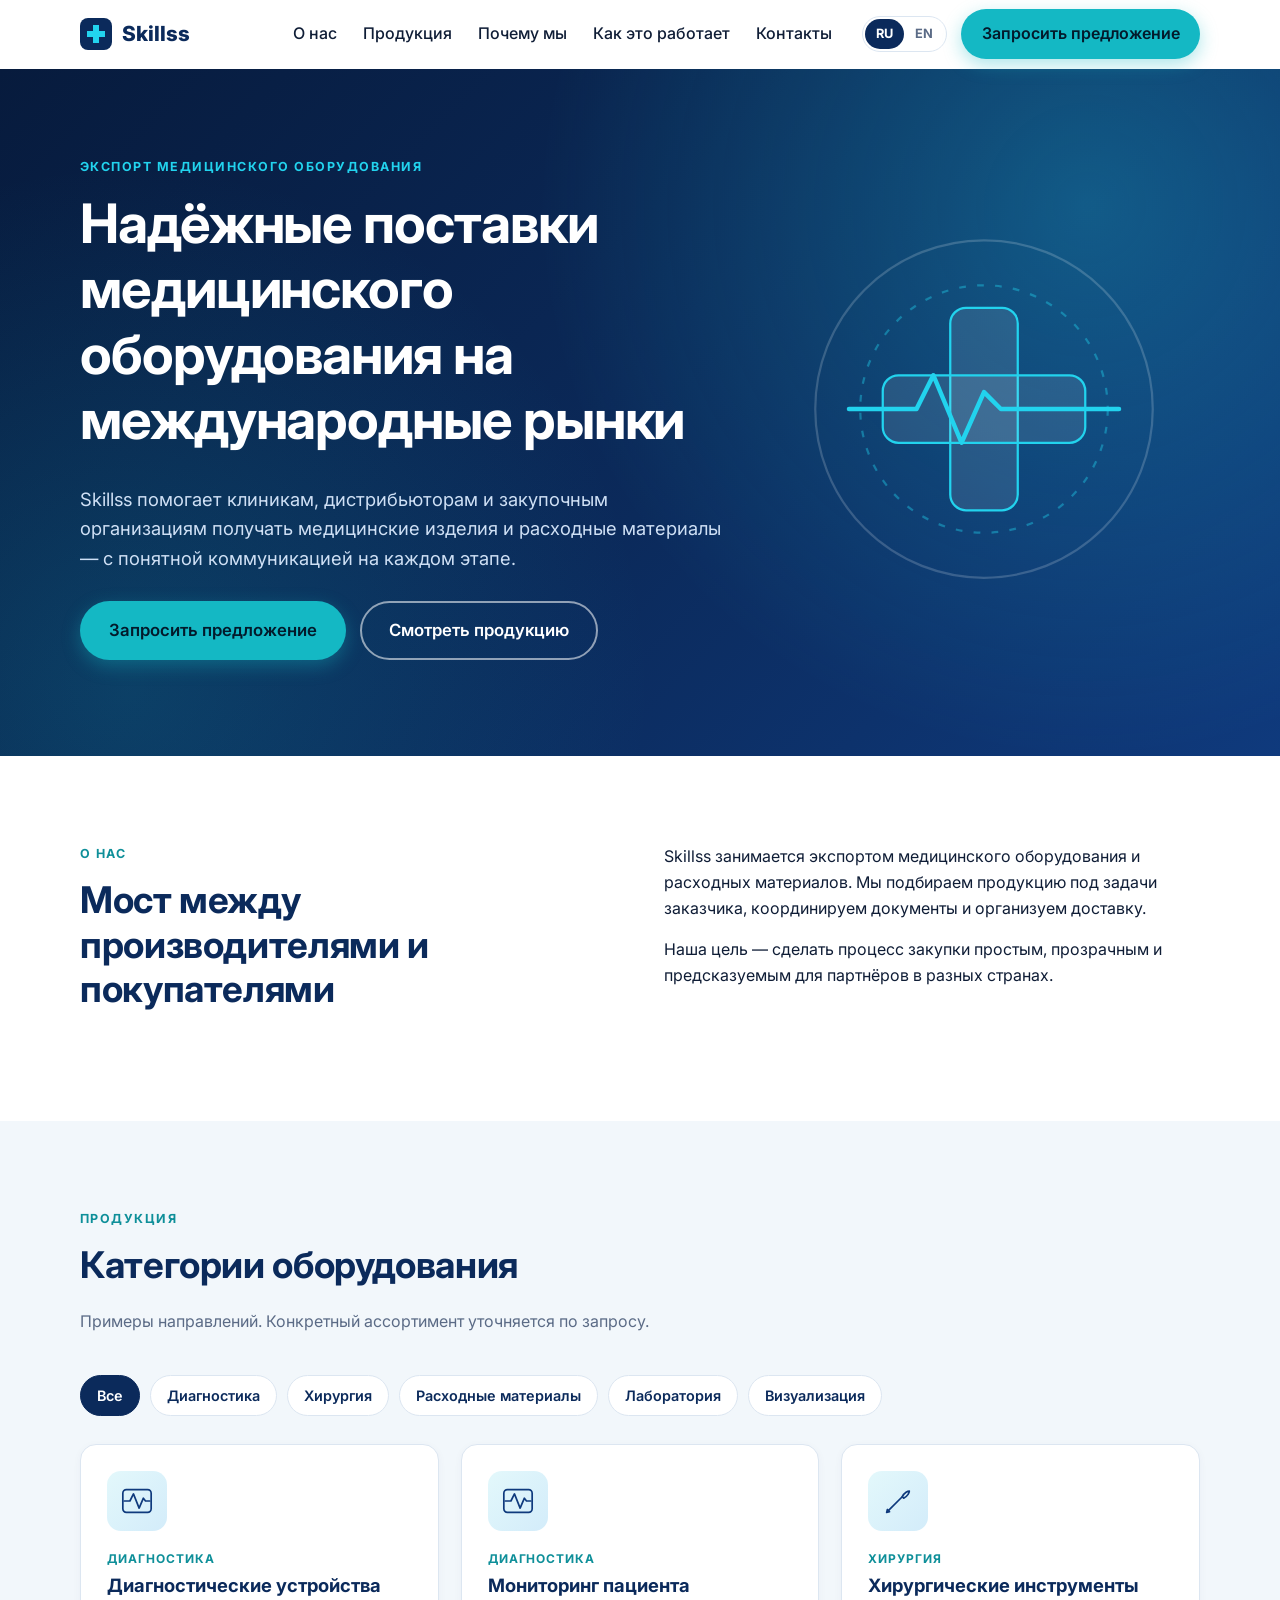
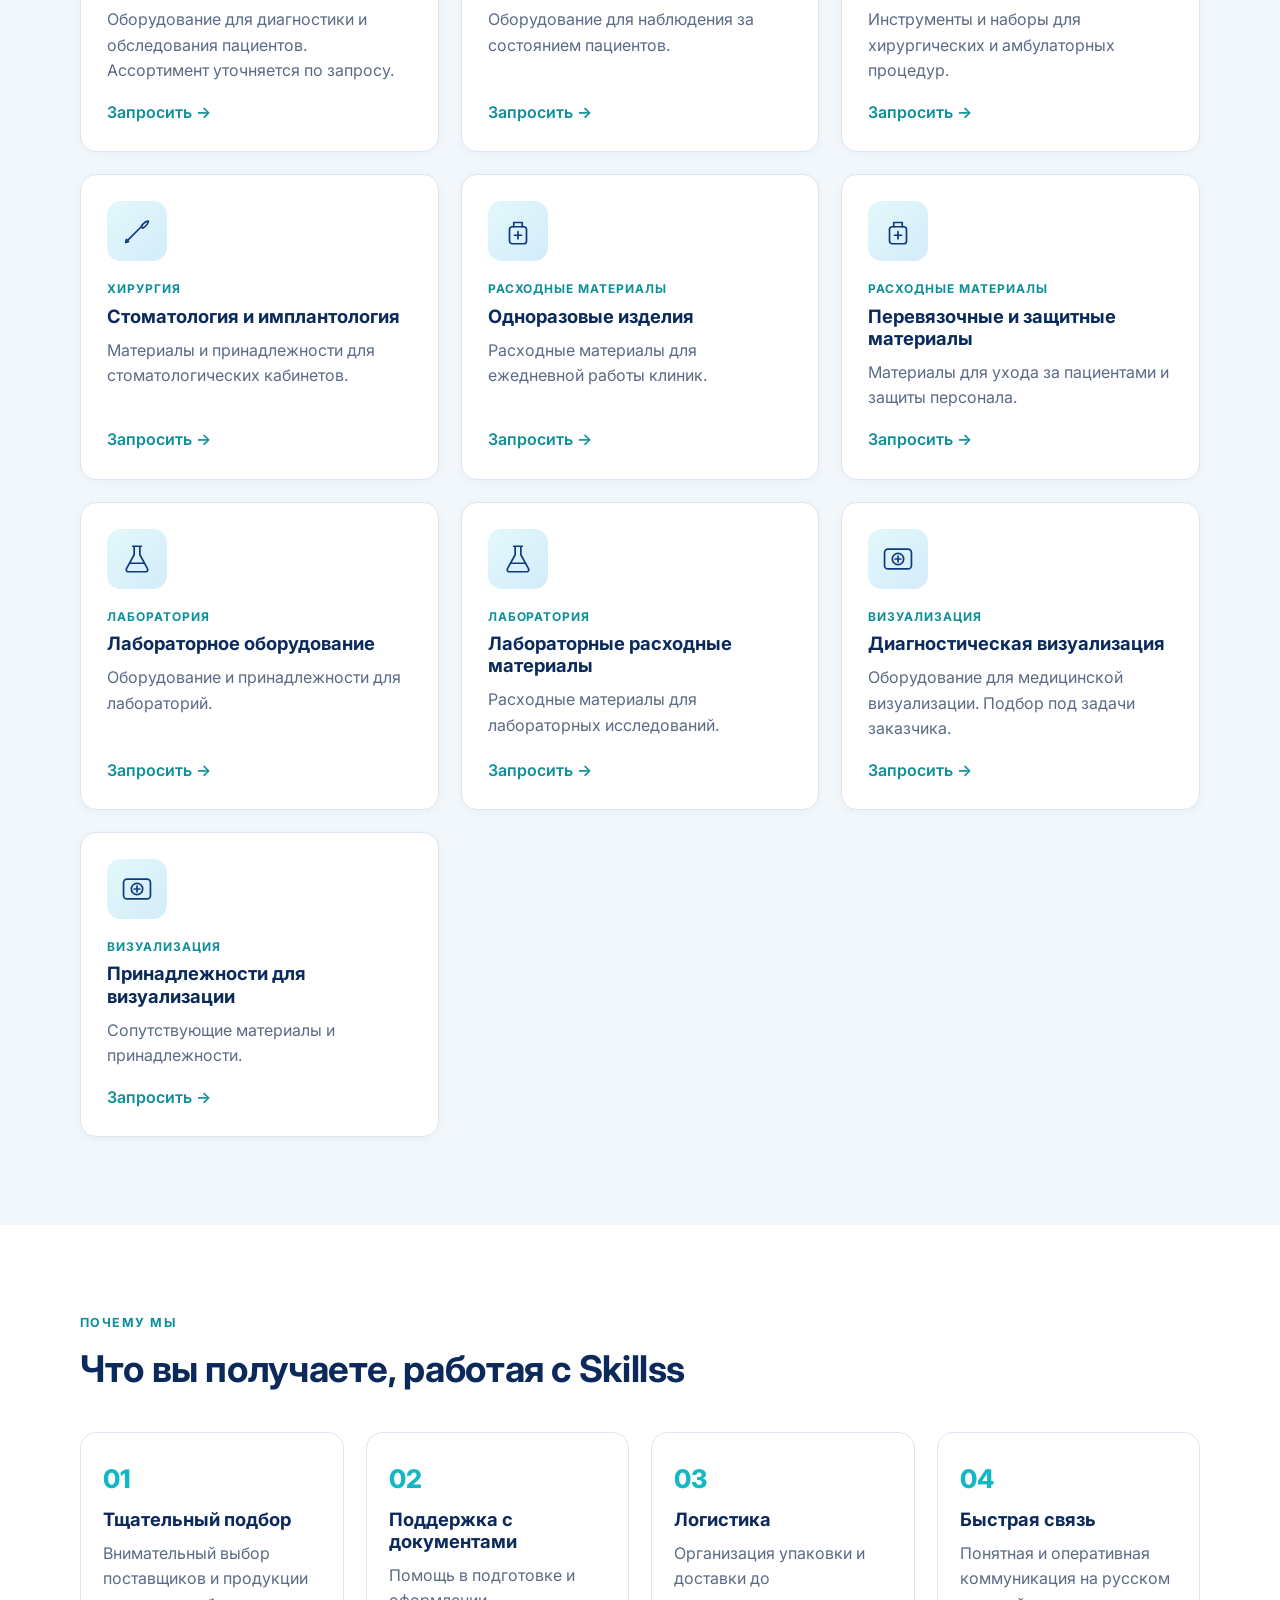
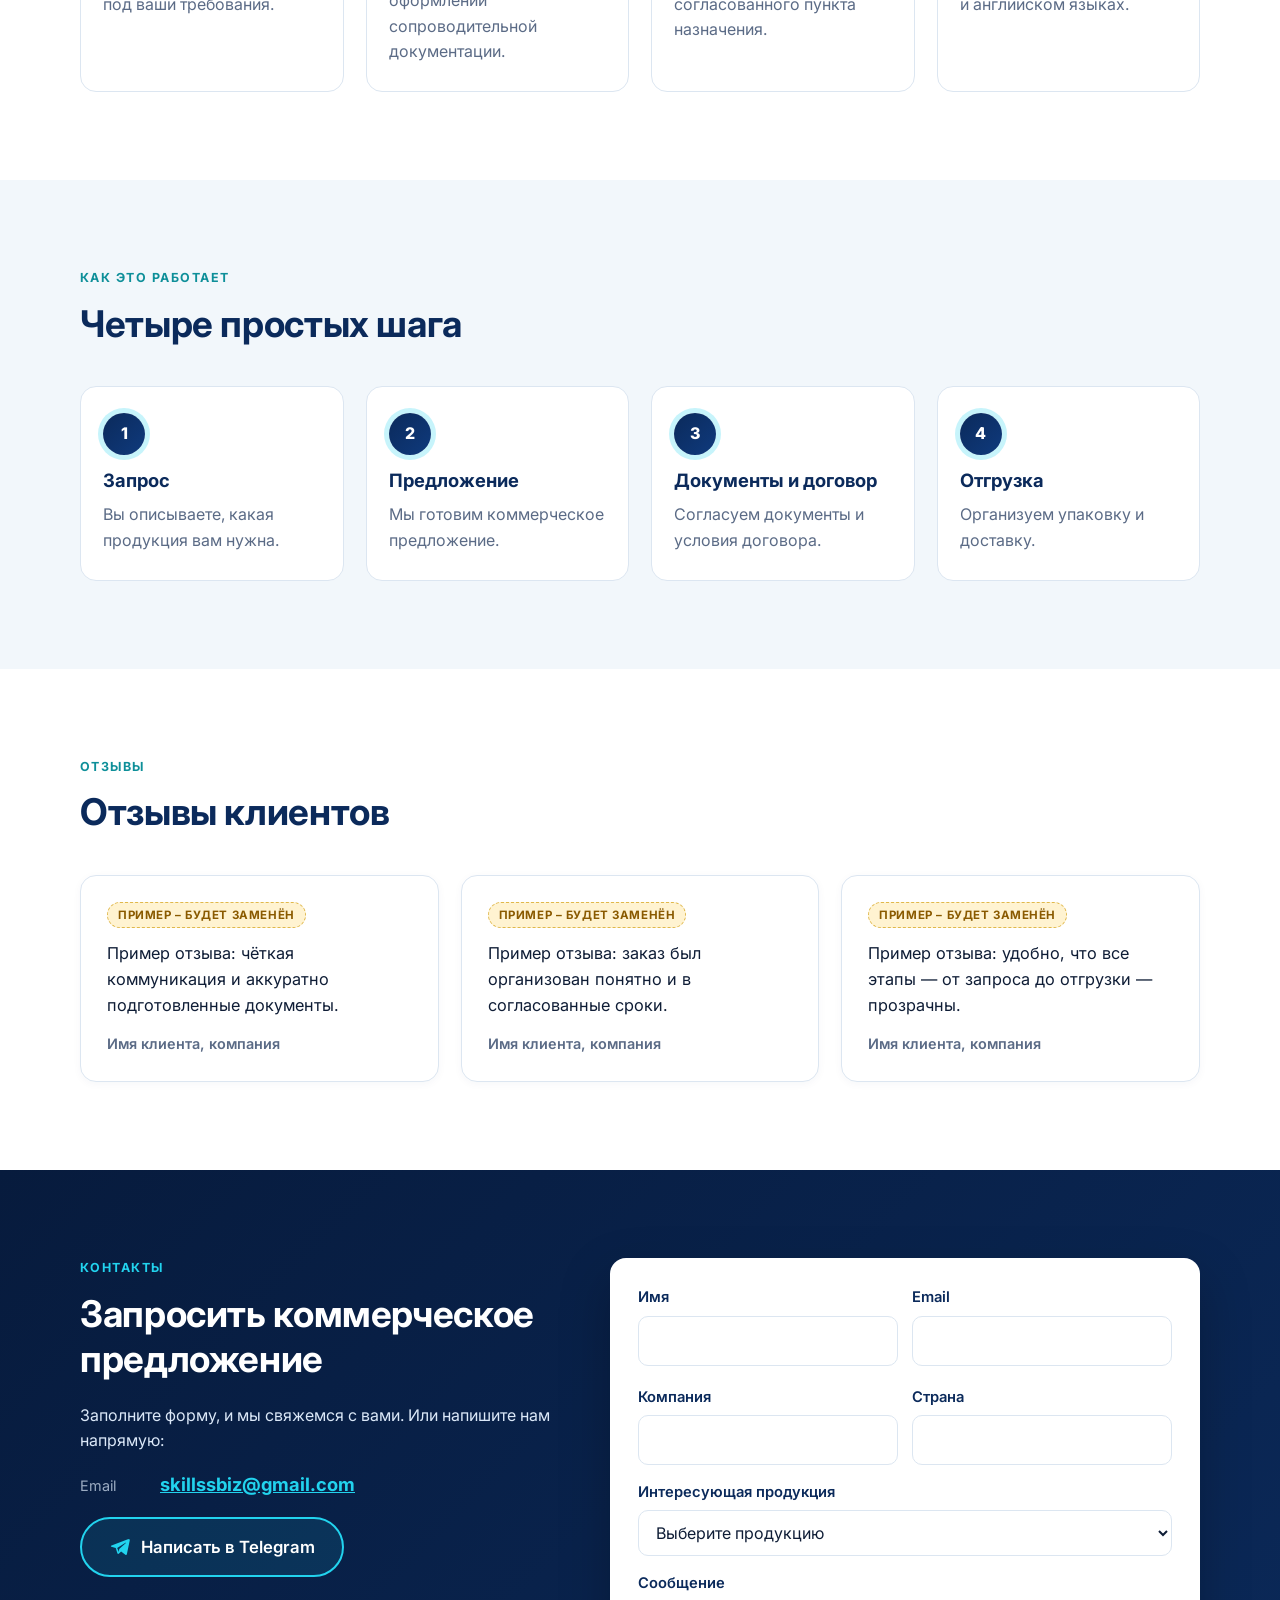
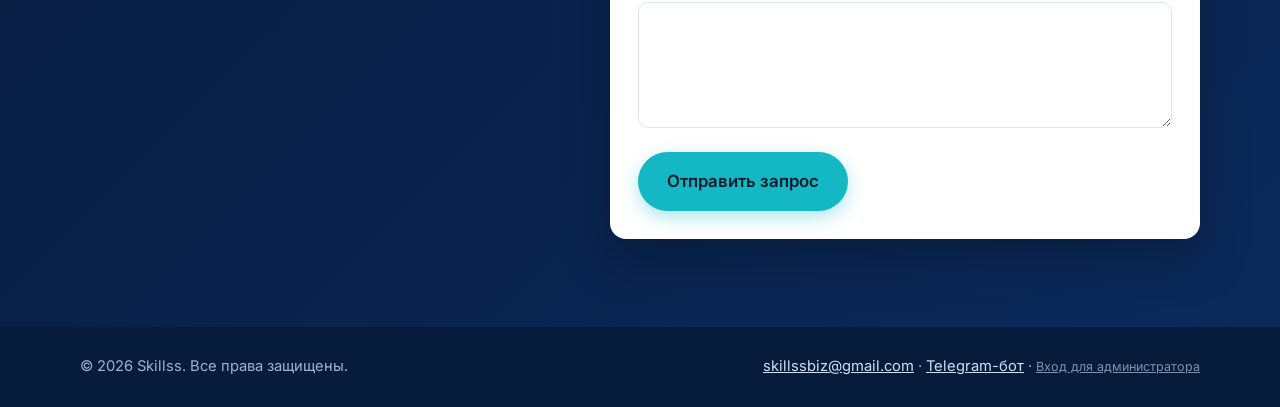
<file: index.html>
<!DOCTYPE html>
<html lang="ru">
<head>
  <meta charset="utf-8">
  <meta name="viewport" content="width=device-width, initial-scale=1">
  <title>Skillss</title>
  <meta name="description" content="Skillss — export of medical equipment and supplies.">
  <meta name="theme-color" content="#0b2a5b">
  <link rel="icon" href="data:image/svg+xml,%3Csvg xmlns='http://www.w3.org/2000/svg' viewBox='0 0 32 32'%3E%3Crect width='32' height='32' rx='8' fill='%230b2a5b'/%3E%3Cpath d='M13 7h6v6h6v6h-6v6h-6v-6H7v-6h6z' fill='%2322d3ee'/%3E%3C/svg%3E">
  <link rel="preconnect" href="https://fonts.googleapis.com">
  <link rel="preconnect" href="https://fonts.gstatic.com" crossorigin>
  <link rel="stylesheet" href="https://fonts.googleapis.com/css2?family=Inter:wght@400;500;600;700;800&display=swap">
  <link rel="stylesheet" href="css/style.css">
</head>
<body>
  <a class="skip" href="#main" data-i18n="skip">Перейти к содержимому</a>

  <header class="nav" id="nav">
    <div class="container nav__inner">
      <a class="brand" href="#top" aria-label="Skillss">
        <svg class="brand__logo" viewBox="0 0 32 32" aria-hidden="true"><rect width="32" height="32" rx="8" fill="currentColor"/><path d="M13 7h6v6h6v6h-6v6h-6v-6H7v-6h6z" fill="#22d3ee"/></svg>
        <span>Skillss</span>
      </a>
      <button class="burger" id="burger" type="button" aria-expanded="false" aria-controls="menu" data-i18n-aria="menuToggle" aria-label="Меню">
        <span></span><span></span><span></span>
      </button>
      <nav class="menu" id="menu" aria-label="Main">
        <ul>
          <li><a href="#about" data-i18n="nav_about">О нас</a></li>
          <li><a href="#products" data-i18n="nav_products">Продукция</a></li>
          <li><a href="#why" data-i18n="nav_why">Почему мы</a></li>
          <li><a href="#how" data-i18n="nav_how">Как это работает</a></li>
          <li><a href="#contact" data-i18n="nav_contact">Контакты</a></li>
        </ul>
        <div class="menu__actions">
          <div class="lang" role="group" aria-label="Language">
            <button type="button" class="lang__btn" data-lang="ru" aria-pressed="true">RU</button>
            <button type="button" class="lang__btn" data-lang="en" aria-pressed="false">EN</button>
          </div>
          <a class="btn btn--accent" href="#contact" data-i18n="cta_quote">Запросить предложение</a>
        </div>
      </nav>
    </div>
  </header>

  <div class="preview-badge" id="preview-badge" hidden>
    <span data-i18n="preview_badge">Режим предпросмотра: показаны локальные изменения из админ-панели.</span>
    <button type="button" id="preview-reset" data-i18n="preview_reset">Сбросить</button>
  </div>

  <main id="main">
    <section class="hero" id="top">
      <div class="hero__bg" aria-hidden="true"></div>
      <div class="container hero__inner">
        <div class="hero__text reveal">
          <p class="eyebrow" data-i18n="hero_eyebrow">Экспорт медицинского оборудования</p>
          <h1 id="hero-title">Надёжные поставки медицинского оборудования на международные рынки</h1>
          <p class="lead" id="hero-sub">Skillss помогает клиникам, дистрибьюторам и закупочным организациям получать медицинские изделия и расходные материалы — с понятной коммуникацией на каждом этапе.</p>
          <div class="hero__cta">
            <a class="btn btn--accent btn--lg" href="#contact" data-i18n="cta_quote">Запросить предложение</a>
            <a class="btn btn--ghost btn--lg" href="#products" data-i18n="cta_products">Смотреть продукцию</a>
          </div>
        </div>
        <div class="hero__art reveal" aria-hidden="true">
          <svg viewBox="0 0 320 320" focusable="false">
            <circle cx="160" cy="160" r="150" class="art-ring"/>
            <circle cx="160" cy="160" r="110" class="art-ring art-ring--2"/>
            <rect x="130" y="70" width="60" height="180" rx="14" class="art-cross"/>
            <rect x="70" y="130" width="180" height="60" rx="14" class="art-cross"/>
            <path d="M40 160h60l15-30 25 60 20-45 15 15h105" class="art-pulse"/>
          </svg>
        </div>
      </div>
    </section>

    <section class="section" id="about" aria-labelledby="about-title">
      <div class="container split">
        <div class="reveal">
          <p class="eyebrow" data-i18n="about_eyebrow">О нас</p>
          <h2 id="about-title" data-i18n="about_title">Мост между производителями и покупателями</h2>
        </div>
        <div class="reveal">
          <p data-i18n="about_p1">Skillss занимается экспортом медицинского оборудования и расходных материалов.</p>
          <p data-i18n="about_p2">Наша цель — сделать процесс закупки простым, прозрачным и предсказуемым.</p>
        </div>
      </div>
    </section>

    <section class="section section--alt" id="products" aria-labelledby="products-title">
      <div class="container">
        <div class="section__head reveal">
          <p class="eyebrow" data-i18n="products_eyebrow">Продукция</p>
          <h2 id="products-title" data-i18n="products_title">Категории оборудования</h2>
          <p class="muted" data-i18n="products_sub">Примеры направлений. Конкретный ассортимент уточняется по запросу.</p>
        </div>
        <div class="chips" id="chips" role="group" aria-label="Categories"></div>
        <div class="grid" id="product-grid" aria-live="polite"></div>
      </div>
    </section>

    <section class="section" id="why" aria-labelledby="why-title">
      <div class="container">
        <div class="section__head reveal">
          <p class="eyebrow" data-i18n="why_eyebrow">Почему мы</p>
          <h2 id="why-title" data-i18n="why_title">Что вы получаете, работая с Skillss</h2>
        </div>
        <div class="grid grid--4">
          <div class="feature reveal"><span class="feature__num" aria-hidden="true">01</span><h3 data-i18n="w1_title">Тщательный подбор</h3><p data-i18n="w1_text"></p></div>
          <div class="feature reveal"><span class="feature__num" aria-hidden="true">02</span><h3 data-i18n="w2_title">Поддержка с документами</h3><p data-i18n="w2_text"></p></div>
          <div class="feature reveal"><span class="feature__num" aria-hidden="true">03</span><h3 data-i18n="w3_title">Логистика</h3><p data-i18n="w3_text"></p></div>
          <div class="feature reveal"><span class="feature__num" aria-hidden="true">04</span><h3 data-i18n="w4_title">Быстрая связь</h3><p data-i18n="w4_text"></p></div>
        </div>
      </div>
    </section>

    <section class="section section--alt" id="how" aria-labelledby="how-title">
      <div class="container">
        <div class="section__head reveal">
          <p class="eyebrow" data-i18n="how_eyebrow">Как это работает</p>
          <h2 id="how-title" data-i18n="how_title">Четыре простых шага</h2>
        </div>
        <ol class="steps">
          <li class="step reveal"><span class="step__n" aria-hidden="true">1</span><h3 data-i18n="s1_title">Запрос</h3><p data-i18n="s1_text"></p></li>
          <li class="step reveal"><span class="step__n" aria-hidden="true">2</span><h3 data-i18n="s2_title">Предложение</h3><p data-i18n="s2_text"></p></li>
          <li class="step reveal"><span class="step__n" aria-hidden="true">3</span><h3 data-i18n="s3_title">Документы и договор</h3><p data-i18n="s3_text"></p></li>
          <li class="step reveal"><span class="step__n" aria-hidden="true">4</span><h3 data-i18n="s4_title">Отгрузка</h3><p data-i18n="s4_text"></p></li>
        </ol>
      </div>
    </section>

    <section class="section" id="testimonials" aria-labelledby="test-title">
      <div class="container">
        <div class="section__head reveal">
          <p class="eyebrow" data-i18n="test_eyebrow">Отзывы</p>
          <h2 id="test-title" data-i18n="test_title">Отзывы клиентов</h2>
        </div>
        <div class="grid" id="testimonial-grid"></div>
      </div>
    </section>

    <section class="section section--dark" id="contact" aria-labelledby="contact-title">
      <div class="container split split--form">
        <div class="reveal">
          <p class="eyebrow eyebrow--light" data-i18n="contact_eyebrow">Контакты</p>
          <h2 id="contact-title" data-i18n="contact_title">Запросить коммерческое предложение</h2>
          <p data-i18n="contact_text">Заполните форму, и мы свяжемся с вами. Или напишите нам напрямую:</p>
          <ul class="contact-list">
            <li><span class="contact-list__k" data-i18n="lbl_email">Email</span> <a class="mail" id="c-email" href="mailto:skillssbiz@gmail.com">skillssbiz@gmail.com</a></li>
            <li id="c-phone-row" hidden><span class="contact-list__k" data-i18n="lbl_phone">Телефон</span> <a id="c-phone" href="#"></a></li>
            <li id="c-address-row" hidden><span class="contact-list__k" data-i18n="lbl_address">Адрес</span> <span id="c-address"></span></li>
          </ul>
          <a class="btn btn--tg btn--lg" id="c-telegram" href="https://t.me/Skillss7_bot" target="_blank" rel="noopener"><svg viewBox="0 0 24 24" aria-hidden="true" focusable="false"><path d="M21.5 3.3 2.8 10.5c-.9.4-.9 1.1-.2 1.3l4.8 1.5 1.8 5.6c.2.6.4.8.9.8.4 0 .6-.2.9-.4l2.3-2.2 4.7 3.5c.9.5 1.5.2 1.7-.8l3.1-14.8c.3-1.2-.5-1.8-1.3-1.4zM9 13.2l9.1-5.7c.4-.3.8-.1.5.2l-7.4 6.7-.3 3.1-1.9-4.3z" fill="currentColor"/></svg><span data-i18n="tg_btn">Написать в Telegram</span></a>
        </div>
        <form class="form reveal" id="quote-form" novalidate>
          <!-- Honeypot for spam bots (FormSubmit ignores submissions where _honey is filled). Hidden from humans. -->
          <input type="text" name="_honey" tabindex="-1" autocomplete="off" class="hp" aria-hidden="true">
          <div class="row2">
            <div class="field">
              <label for="f-name" data-i18n="f_name">Имя</label>
              <input id="f-name" name="name" type="text" autocomplete="name" required>
              <span class="err" data-err="name" role="alert"></span>
            </div>
            <div class="field">
              <label for="f-email" data-i18n="f_email">Email</label>
              <input id="f-email" name="email" type="email" autocomplete="email" required>
              <span class="err" data-err="email" role="alert"></span>
            </div>
          </div>
          <div class="row2">
            <div class="field">
              <label for="f-company" data-i18n="f_company">Компания</label>
              <input id="f-company" name="company" type="text" autocomplete="organization">
            </div>
            <div class="field">
              <label for="f-country" data-i18n="f_country">Страна</label>
              <input id="f-country" name="country" type="text" autocomplete="country-name">
            </div>
          </div>
          <div class="field">
            <label for="f-product" data-i18n="f_product">Интересующая продукция</label>
            <select id="f-product" name="product"></select>
          </div>
          <div class="field">
            <label for="f-message" data-i18n="f_message">Сообщение</label>
            <textarea id="f-message" name="message" rows="4" required></textarea>
            <span class="err" data-err="message" role="alert"></span>
          </div>
          <button class="btn btn--accent btn--lg" id="f-submit" type="submit" data-i18n="f_submit">Отправить запрос</button>
          <p class="success" id="form-success" role="status" hidden data-i18n="f_success"></p>
          <p class="fail" id="form-error" role="alert" hidden><span data-i18n="f_error"></span> <a id="form-mailto" href="mailto:skillssbiz@gmail.com" data-i18n="f_mailto">Написать по email</a></p>
        </form>
      </div>
    </section>
  </main>

  <footer class="footer">
    <div class="container footer__inner">
      <p>© <span id="year">2026</span> Skillss. <span data-i18n="footer_rights">Все права защищены.</span></p>
      <p><a href="mailto:skillssbiz@gmail.com" data-contact-email>skillssbiz@gmail.com</a> · <a class="footer__tg" id="f-telegram" href="https://t.me/Skillss7_bot" target="_blank" rel="noopener"><span data-i18n="tg_footer">Telegram-бот</span></a> · <a class="footer__admin" href="admin/index.html" data-i18n="footer_admin">Вход для администратора</a></p>
    </div>
  </footer>

  <script src="js/i18n.js"></script>
  <script src="js/data.js"></script>
  <script src="js/main.js"></script>
</body>
</html>
</file>
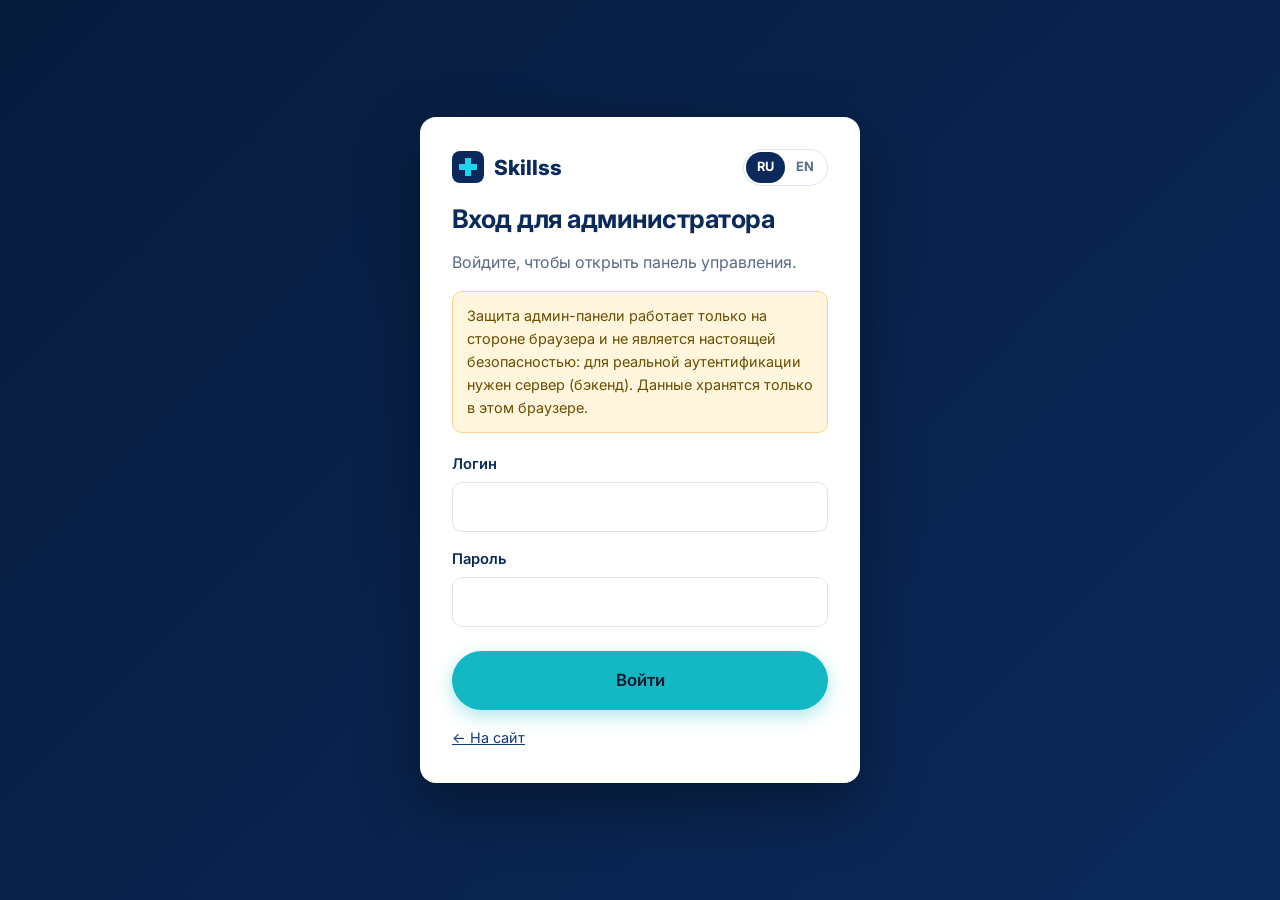
<file: admin/index.html>
<!DOCTYPE html>
<html lang="ru">
<head>
  <meta charset="utf-8">
  <meta name="viewport" content="width=device-width, initial-scale=1">
  <meta name="robots" content="noindex, nofollow">
  <title>Skillss</title>
  <link rel="preconnect" href="https://fonts.googleapis.com">
  <link rel="preconnect" href="https://fonts.gstatic.com" crossorigin>
  <link rel="stylesheet" href="https://fonts.googleapis.com/css2?family=Inter:wght@400;500;600;700;800&display=swap">
  <link rel="stylesheet" href="../css/style.css">
</head>
<body class="admin-body">
  <main class="login">
    <div class="login__card">
      <div class="login__top">
        <span class="brand"><svg class="brand__logo" viewBox="0 0 32 32" aria-hidden="true"><rect width="32" height="32" rx="8" fill="currentColor"/><path d="M13 7h6v6h6v6h-6v6h-6v-6H7v-6h6z" fill="#22d3ee"/></svg>Skillss</span>
        <div class="lang" role="group" aria-label="Language">
          <button type="button" class="lang__btn" data-lang="ru" aria-pressed="true">RU</button>
          <button type="button" class="lang__btn" data-lang="en" aria-pressed="false">EN</button>
        </div>
      </div>
      <h1 data-i18n="a_title" style="font-size:1.6rem">Вход для администратора</h1>
      <p class="muted" data-i18n="a_sub"></p>
      <p class="notice" role="note" data-i18n="a_notice"></p>
      <form id="login-form" novalidate>
        <div class="field">
          <label for="a-user" data-i18n="a_user">Логин</label>
          <input id="a-user" type="text" autocomplete="username" autocapitalize="none" spellcheck="false" required>
        </div>
        <div class="field">
          <label for="a-pass" data-i18n="a_password">Пароль</label>
          <input id="a-pass" type="password" autocomplete="current-password" required>
        </div>
        <span class="err" id="login-err" role="alert"></span>
        <button class="btn btn--accent btn--lg" id="login-btn" type="submit" style="width:100%;margin-top:8px" data-i18n="a_login">Войти</button>
      </form>
      <a class="login__back" href="../index.html" data-i18n="a_back">← На сайт</a>
    </div>
  </main>
  <script src="../js/i18n.js"></script>
  <script src="../js/i18n-admin.js"></script>
  <script src="../js/admin-auth.js"></script>
  <script src="../js/admin-login.js"></script>
</body>
</html>
</file>
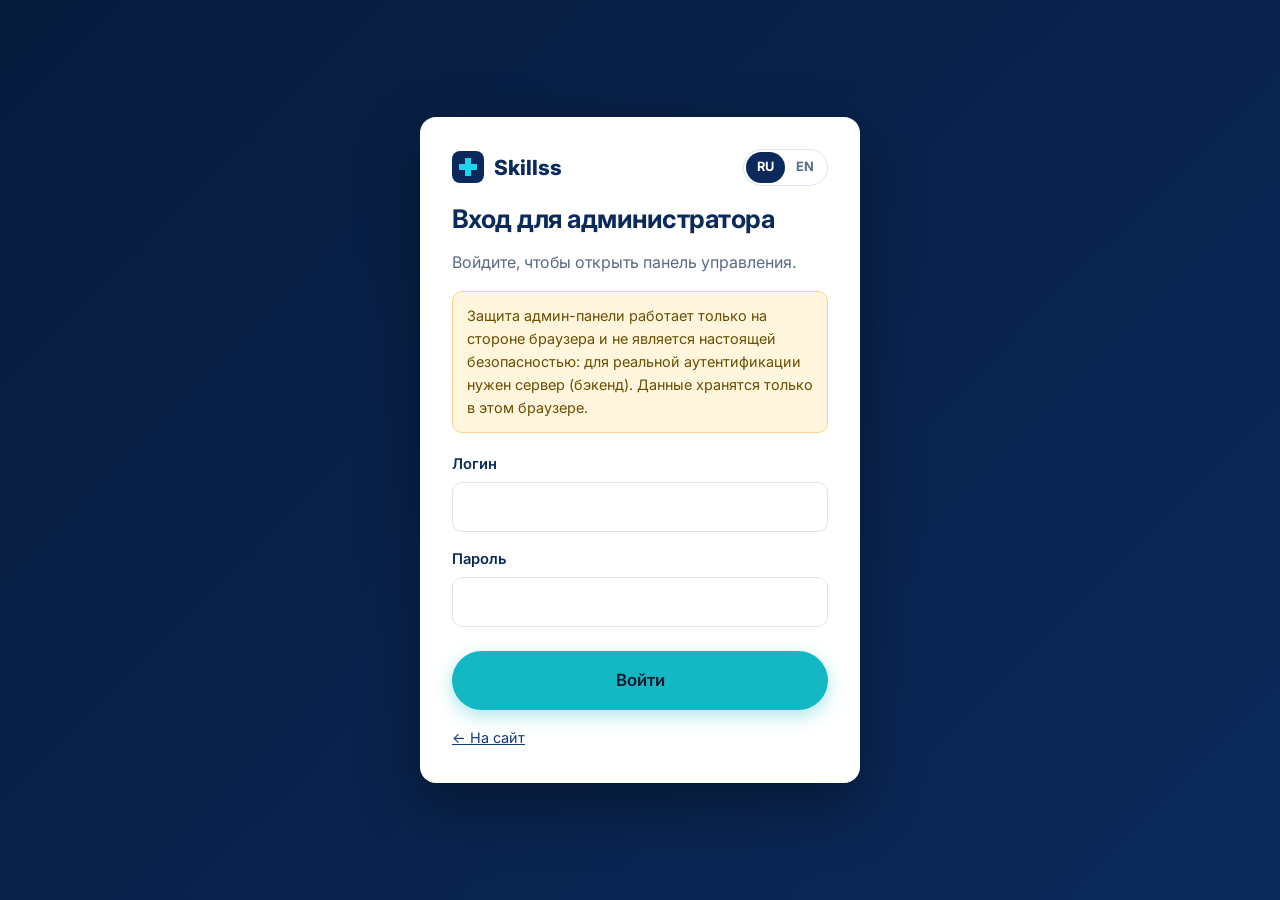
<file: admin/dashboard.html>
<!DOCTYPE html>
<html lang="ru">
<head>
  <meta charset="utf-8">
  <meta name="viewport" content="width=device-width, initial-scale=1">
  <meta name="robots" content="noindex, nofollow">
  <title>Skillss</title>
  <link rel="preconnect" href="https://fonts.googleapis.com">
  <link rel="preconnect" href="https://fonts.gstatic.com" crossorigin>
  <link rel="stylesheet" href="https://fonts.googleapis.com/css2?family=Inter:wght@400;500;600;700;800&display=swap">
  <link rel="stylesheet" href="../css/style.css">
  <script>
    // Client-side redirect guard (NOT real security). Runs early to avoid flashing content.
    (function () {
      var ok = false;
      try { var t = sessionStorage.getItem('skillss_admin_session'); ok = !!t && /^\d+:[0-9a-f]{32}$/.test(t) && Date.now() - parseInt(t, 10) < 8 * 3600 * 1000; } catch (e) {}
      if (!ok) location.replace('index.html');
    })();
  </script>
</head>
<body class="admin-body">
  <div class="dash">
    <aside class="side">
      <span class="brand"><svg class="brand__logo" viewBox="0 0 32 32" aria-hidden="true"><rect width="32" height="32" rx="8" fill="currentColor"/><path d="M13 7h6v6h6v6h-6v6h-6v-6H7v-6h6z" fill="#22d3ee"/></svg>Skillss</span>
      <nav class="side__nav" aria-label="Admin">
        <button type="button" class="side__link" data-tab="quotes" aria-current="page" data-i18n="d_quotes">Запросы</button>
        <button type="button" class="side__link" data-tab="products" data-i18n="d_products">Продукция</button>
        <button type="button" class="side__link" data-tab="settings" data-i18n="d_settings">Настройки</button>
      </nav>
      <div class="side__spacer"></div>
      <a class="side__link" href="../index.html" data-i18n="d_site">Открыть сайт</a>
      <button type="button" class="side__link" id="logout" data-i18n="d_logout">Выйти</button>
    </aside>
    <main class="dash__main">
      <div class="dash__bar">
        <h1 data-i18n="d_title">Панель управления</h1>
        <div class="lang" role="group" aria-label="Language">
          <button type="button" class="lang__btn" data-lang="ru" aria-pressed="true">RU</button>
          <button type="button" class="lang__btn" data-lang="en" aria-pressed="false">EN</button>
        </div>
      </div>
      <p class="notice" role="note" data-i18n="a_notice"></p>
      <p class="notice notice--info" role="note" data-i18n="d_limit"></p>
      <div class="toast" id="toast" role="status" aria-live="polite"></div>

      <section class="tab is-active" id="tab-quotes" aria-labelledby="h-quotes">
        <div class="tab__head"><h2 id="h-quotes" data-i18n="q_title">Запросы</h2>
          <div class="btnrow">
            <button class="btn btn--sm btn--navy" type="button" id="q-csv" data-i18n="q_csv">CSV</button>
            <button class="btn btn--sm btn--navy" type="button" id="q-json" data-i18n="q_json">JSON</button>
          </div></div>
        <p class="muted" data-i18n="q_note"></p>
        <div id="q-list" class="list"></div>
      </section>

      <section class="tab" id="tab-products" aria-labelledby="h-products">
        <div class="tab__head"><h2 id="h-products" data-i18n="p_title">Продукция</h2>
          <div class="btnrow">
            <button class="btn btn--sm btn--accent" type="button" id="p-add" data-i18n="p_add">Добавить</button>
            <button class="btn btn--sm btn--navy" type="button" id="p-export" data-i18n="p_export">Экспорт</button>
            <button class="btn btn--sm btn--light" type="button" id="p-reset" data-i18n="p_reset">Сбросить</button>
          </div></div>
        <form class="panelform" id="p-form" hidden novalidate>
          <h3 id="p-form-title" data-i18n="p_form_add">Новая позиция</h3>
          <input type="hidden" id="p-id">
          <div class="field"><label for="p-cat" data-i18n="p_cat">Категория</label><select id="p-cat"></select></div>
          <div class="row2">
            <div class="field"><label for="p-name-ru" data-i18n="p_name_ru">Название (RU)</label><input id="p-name-ru" type="text"></div>
            <div class="field"><label for="p-name-en" data-i18n="p_name_en">Название (EN)</label><input id="p-name-en" type="text"></div>
          </div>
          <div class="row2">
            <div class="field"><label for="p-desc-ru" data-i18n="p_desc_ru">Описание (RU)</label><textarea id="p-desc-ru" rows="3"></textarea></div>
            <div class="field"><label for="p-desc-en" data-i18n="p_desc_en">Описание (EN)</label><textarea id="p-desc-en" rows="3"></textarea></div>
          </div>
          <div class="row2">
            <div class="field"><label for="p-tag-ru" data-i18n="p_tag_ru">Метка (RU)</label><input id="p-tag-ru" type="text"></div>
            <div class="field"><label for="p-tag-en" data-i18n="p_tag_en">Метка (EN)</label><input id="p-tag-en" type="text"></div>
          </div>
          <span class="err" id="p-err" role="alert"></span>
          <div class="btnrow">
            <button class="btn btn--sm btn--accent" type="submit" data-i18n="p_save">Сохранить</button>
            <button class="btn btn--sm btn--light" type="button" id="p-cancel" data-i18n="p_cancel">Отмена</button>
          </div>
        </form>
        <div id="p-list" class="list"></div>
      </section>

      <section class="tab" id="tab-settings" aria-labelledby="h-settings">
        <div class="tab__head"><h2 id="h-settings" data-i18n="s_title">Настройки</h2>
          <div class="btnrow">
            <button class="btn btn--sm btn--navy" type="button" id="s-export" data-i18n="s_export">Экспорт</button>
            <button class="btn btn--sm btn--light" type="button" id="s-reset" data-i18n="s_reset">Сбросить</button>
          </div></div>
        <form class="panelform" id="s-form" novalidate>
          <div class="row2">
            <div class="field"><label for="s-email" data-i18n="s_email">Email</label><input id="s-email" type="email"></div>
            <div class="field"><label for="s-phone" data-i18n="s_phone">Телефон</label><input id="s-phone" type="text"></div>
          </div>
          <div class="field"><label for="s-tg" data-i18n="s_tg">Telegram</label><input id="s-tg" type="url"></div>
          <div class="row2">
            <div class="field"><label for="s-addr-ru" data-i18n="s_addr_ru">Адрес (RU)</label><input id="s-addr-ru" type="text"></div>
            <div class="field"><label for="s-addr-en" data-i18n="s_addr_en">Адрес (EN)</label><input id="s-addr-en" type="text"></div>
          </div>
          <div class="row2">
            <div class="field"><label for="s-ht-ru" data-i18n="s_hero_t_ru">Заголовок (RU)</label><textarea id="s-ht-ru" rows="3"></textarea></div>
            <div class="field"><label for="s-ht-en" data-i18n="s_hero_t_en">Заголовок (EN)</label><textarea id="s-ht-en" rows="3"></textarea></div>
          </div>
          <div class="row2">
            <div class="field"><label for="s-hs-ru" data-i18n="s_hero_s_ru">Подзаголовок (RU)</label><textarea id="s-hs-ru" rows="3"></textarea></div>
            <div class="field"><label for="s-hs-en" data-i18n="s_hero_s_en">Подзаголовок (EN)</label><textarea id="s-hs-en" rows="3"></textarea></div>
          </div>
          <h3 data-i18n="s_testi">Отзывы</h3>
          <div id="s-testi"></div>
          <div class="btnrow">
            <button class="btn btn--sm btn--light" type="button" id="s-t-add" data-i18n="s_t_add">Добавить отзыв</button>
          </div>
          <span class="err" id="s-err" role="alert"></span>
          <div class="btnrow" style="margin-top:16px">
            <button class="btn btn--sm btn--accent" type="submit" data-i18n="s_save">Сохранить</button>
          </div>
        </form>
      </section>
    </main>
  </div>
  <script src="../js/i18n.js"></script>
  <script src="../js/i18n-admin.js"></script>
  <script src="../js/data.js"></script>
  <script src="../js/admin-auth.js"></script>
  <script src="../js/admin.js"></script>
</body>
</html>
</file>
<file: css/style.css>
:root {
  --navy: #0b2a5b; --navy-2: #0f3a7d; --navy-3: #071b3d;
  --accent: #14b8c4; --accent-2: #22d3ee; --accent-dark: #0e8f99;
  --ink: #0f1d36; --muted: #5b6b86; --bg: #ffffff; --bg-alt: #f2f7fb; --line: #dce6f1;
  --radius: 16px; --shadow: 0 10px 30px rgba(11, 42, 91, .10);
  --font: system-ui, -apple-system, "Segoe UI", Roboto, "Helvetica Neue", Arial, "Noto Sans", sans-serif;
}
*, *::before, *::after { box-sizing: border-box; }
html { scroll-behavior: smooth; scroll-padding-top: 76px; }
body { margin: 0; font-family: var(--font); color: var(--ink); background: var(--bg); line-height: 1.6; -webkit-font-smoothing: antialiased; }
img, svg { max-width: 100%; }
a { color: var(--navy-2); }
h1, h2, h3 { line-height: 1.2; margin: 0 0 .6em; color: var(--navy); }
h1 { font-size: clamp(2rem, 5.2vw, 3.4rem); letter-spacing: -.02em; }
h2 { font-size: clamp(1.6rem, 3.6vw, 2.3rem); letter-spacing: -.01em; }
h3 { font-size: 1.15rem; }
p { margin: 0 0 1em; }
.container { width: min(1120px, 100% - 40px); margin-inline: auto; }
.skip { position: absolute; left: -999px; top: 0; background: #fff; padding: 8px 12px; z-index: 100; }
.skip:focus { left: 8px; top: 8px; }
:focus-visible { outline: 3px solid var(--accent-2); outline-offset: 2px; }

/* Buttons */
.btn { display: inline-flex; align-items: center; justify-content: center; gap: .5em; padding: .65em 1.15em; border-radius: 999px; border: 2px solid transparent; font: inherit; font-weight: 600; text-decoration: none; cursor: pointer; transition: transform .2s, box-shadow .2s, background .2s, color .2s; text-align: center; }
.btn:hover { transform: translateY(-2px); }
.btn--accent { background: var(--accent); color: #031a2b; box-shadow: 0 6px 18px rgba(20, 184, 196, .35); }
.btn--accent:hover { background: var(--accent-2); box-shadow: 0 10px 24px rgba(34, 211, 238, .45); }
.btn--ghost { border-color: rgba(255,255,255,.55); color: #fff; }
.btn--ghost:hover { background: rgba(255,255,255,.12); }
.btn--lg { padding: .85em 1.6em; font-size: 1.05rem; }

/* Nav */
.nav { position: sticky; top: 0; z-index: 50; background: rgba(255,255,255,.92); backdrop-filter: blur(10px); border-bottom: 1px solid transparent; transition: box-shadow .25s, border-color .25s; }
.nav.is-scrolled { box-shadow: 0 4px 20px rgba(11,42,91,.10); border-color: var(--line); }
.nav__inner { display: flex; align-items: center; justify-content: space-between; min-height: 68px; gap: 16px; }
.brand { display: inline-flex; align-items: center; gap: 10px; font-weight: 800; font-size: 1.3rem; color: var(--navy); text-decoration: none; }
.brand__logo { width: 32px; height: 32px; color: var(--navy); }
.menu { display: flex; align-items: center; gap: 28px; }
.menu ul { display: flex; gap: 22px; list-style: none; margin: 0; padding: 0; }
.menu ul a { text-decoration: none; color: var(--ink); font-weight: 500; padding: 6px 2px; background: linear-gradient(var(--accent), var(--accent)) no-repeat 0 100% / 0 2px; transition: background-size .25s, color .2s; }
.menu ul a:hover { background-size: 100% 2px; color: var(--navy); }
.menu__actions { display: flex; align-items: center; gap: 14px; }
.lang { display: inline-flex; border: 1px solid var(--line); border-radius: 999px; padding: 2px; background: #fff; }
.lang__btn { border: 0; background: transparent; font: inherit; font-size: .8rem; font-weight: 700; padding: 5px 11px; border-radius: 999px; cursor: pointer; color: var(--muted); }
.lang__btn[aria-pressed="true"] { background: var(--navy); color: #fff; }
.burger { display: none; width: 44px; height: 44px; border: 0; background: transparent; cursor: pointer; border-radius: 10px; padding: 0; flex-direction: column; align-items: center; justify-content: center; gap: 5px; }
.burger span { display: block; width: 22px; height: 2px; background: var(--navy); transition: transform .25s, opacity .2s; }
.nav.is-open .burger span:nth-child(1) { transform: translateY(7px) rotate(45deg); }
.nav.is-open .burger span:nth-child(2) { opacity: 0; }
.nav.is-open .burger span:nth-child(3) { transform: translateY(-7px) rotate(-45deg); }

/* Hero */
.hero { position: relative; color: #fff; background: linear-gradient(135deg, var(--navy-3) 0%, var(--navy) 55%, var(--navy-2) 100%); overflow: hidden; }
.hero__bg { position: absolute; inset: 0; background: radial-gradient(circle at 85% 20%, rgba(34,211,238,.28), transparent 45%), radial-gradient(circle at 10% 90%, rgba(20,184,196,.18), transparent 40%); }
.hero__inner { position: relative; display: grid; grid-template-columns: 1.2fr .8fr; gap: 40px; align-items: center; padding: 88px 0 96px; }
.hero h1 { color: #fff; }
.hero .lead { font-size: 1.15rem; color: #cfe0f5; max-width: 56ch; }
.hero__cta { display: flex; flex-wrap: wrap; gap: 14px; margin-top: 28px; }
.eyebrow { text-transform: uppercase; letter-spacing: .12em; font-size: .78rem; font-weight: 700; color: var(--accent-2); margin-bottom: 14px; }
.section .eyebrow { color: var(--accent-dark); }
.section .eyebrow--light { color: var(--accent-2); }
.hero__art svg { width: 100%; max-width: 360px; display: block; margin-inline: auto; animation: float 7s ease-in-out infinite; }
.art-ring { fill: none; stroke: rgba(255,255,255,.18); stroke-width: 2; }
.art-ring--2 { stroke: rgba(34,211,238,.4); stroke-dasharray: 6 10; }
.art-cross { fill: rgba(255,255,255,.1); stroke: var(--accent-2); stroke-width: 2; }
.art-pulse { fill: none; stroke: var(--accent-2); stroke-width: 4; stroke-linecap: round; stroke-linejoin: round; stroke-dasharray: 500; animation: pulse 4s ease-in-out infinite; }
@keyframes float { 50% { transform: translateY(-10px); } }
@keyframes pulse { 0% { stroke-dashoffset: 500; } 60%, 100% { stroke-dashoffset: 0; } }

/* Sections */
.section { padding: 88px 0; }
.section--alt { background: var(--bg-alt); }
.section--dark { background: linear-gradient(135deg, var(--navy-3), var(--navy)); color: #dbe8f8; }
.section--dark h2 { color: #fff; }
.section__head { max-width: 640px; margin-bottom: 40px; }
.muted { color: var(--muted); }
.split { display: grid; grid-template-columns: 1fr 1fr; gap: 48px; align-items: start; }
.split--form { grid-template-columns: .9fr 1.1fr; }
.mail { color: var(--accent-2); font-weight: 700; font-size: 1.15rem; word-break: break-all; }

/* Cards */
.grid { display: grid; grid-template-columns: repeat(3, 1fr); gap: 22px; }
.grid--4 { grid-template-columns: repeat(4, 1fr); }
.card { background: #fff; border: 1px solid var(--line); border-radius: var(--radius); padding: 26px; box-shadow: 0 2px 8px rgba(11,42,91,.04); transition: transform .25s, box-shadow .25s, border-color .25s; display: flex; flex-direction: column; }
.card:hover { transform: translateY(-6px); box-shadow: var(--shadow); border-color: var(--accent); }
.card p { color: var(--muted); flex: 1; }
.card__link { font-weight: 600; text-decoration: none; color: var(--accent-dark); }
.card__link:hover { text-decoration: underline; }
.card--cta { background: linear-gradient(135deg, var(--navy), var(--navy-2)); border: 0; color: #dbe8f8; justify-content: center; align-items: flex-start; }
.card--cta h3 { color: #fff; }
.card--cta p { color: #cfe0f5; flex: 0; }
.icon { width: 60px; height: 60px; border-radius: 14px; background: linear-gradient(135deg, #e3f8fb, #d3ecfa); display: grid; place-items: center; margin-bottom: 18px; transition: transform .25s; }
.card:hover .icon { transform: scale(1.08) rotate(-4deg); }
.icon svg { width: 34px; height: 34px; fill: none; stroke: var(--navy-2); stroke-width: 2.4; stroke-linecap: round; stroke-linejoin: round; }
.feature { padding: 26px 22px; border-radius: var(--radius); border: 1px solid var(--line); transition: transform .25s, box-shadow .25s; background: #fff; }
.feature:hover { transform: translateY(-5px); box-shadow: var(--shadow); }
.feature__num { display: inline-block; font-weight: 800; color: var(--accent); font-size: 1.6rem; margin-bottom: 8px; }
.feature p { color: var(--muted); margin: 0; }

/* Form */
.form { background: #fff; color: var(--ink); border-radius: var(--radius); padding: 28px; box-shadow: 0 20px 50px rgba(0,0,0,.25); }
.field { margin-bottom: 16px; }
.field label { display: block; font-weight: 600; margin-bottom: 6px; font-size: .92rem; color: var(--navy); }
input, select, textarea { width: 100%; font: inherit; padding: 11px 13px; border: 1.5px solid var(--line); border-radius: 10px; background: #fff; color: var(--ink); transition: border-color .2s, box-shadow .2s; }
input:focus, select:focus, textarea:focus { outline: none; border-color: var(--accent); box-shadow: 0 0 0 3px rgba(20,184,196,.25); }
input[aria-invalid="true"], textarea[aria-invalid="true"] { border-color: #d64545; }
.err { display: block; color: #c0392b; font-size: .85rem; min-height: 0; margin-top: 4px; }
.success { margin: 16px 0 0; padding: 12px 14px; border-radius: 10px; background: #e6f9f0; color: #0b6b3f; font-weight: 600; }
.success[hidden] { display: none; }

/* Footer */
.footer { background: var(--navy-3); color: #9fb3d1; padding: 28px 0; font-size: .92rem; }
.footer__inner { display: flex; flex-wrap: wrap; justify-content: space-between; gap: 10px; }
.footer p { margin: 0; }
.footer a { color: #cfe0f5; }
.footer__admin { opacity: .6; font-size: .85em; }
.footer__admin:hover { opacity: 1; }

/* Scroll reveal */
.reveal { opacity: 0; transform: translateY(22px); transition: opacity .7s ease, transform .7s ease; }
.reveal.is-visible { opacity: 1; transform: none; }
.grid .reveal:nth-child(2) { transition-delay: .08s; } .grid .reveal:nth-child(3) { transition-delay: .16s; }
.grid .reveal:nth-child(4) { transition-delay: .24s; }

/* Responsive */
@media (max-width: 960px) {
  .grid, .grid--4 { grid-template-columns: repeat(2, 1fr); }
  .hero__inner, .split, .split--form { grid-template-columns: 1fr; }
  .hero__art { display: none; }
  .hero__inner { padding: 64px 0 72px; }
  .section { padding: 64px 0; }
  .burger { display: flex; }
  .menu { display: none; position: absolute; top: 100%; left: 0; right: 0; flex-direction: column; align-items: stretch; gap: 16px; background: #fff; padding: 18px 20px 24px; border-bottom: 1px solid var(--line); box-shadow: 0 14px 24px rgba(11,42,91,.12); }
  .nav.is-open .menu { display: flex; }
  .menu ul { flex-direction: column; gap: 4px; }
  .menu ul a { display: block; padding: 12px 4px; }
  .menu__actions { flex-direction: column; align-items: stretch; }
  .lang { align-self: flex-start; }
}
@media (max-width: 600px) {
  .grid, .grid--4 { grid-template-columns: 1fr; }
  .container { width: calc(100% - 32px); }
  .form { padding: 20px; }
  .hero__cta .btn { width: 100%; }
}
@media (prefers-reduced-motion: reduce) {
  html { scroll-behavior: auto; }
  *, *::before, *::after { animation: none !important; transition: none !important; }
  .reveal { opacity: 1; transform: none; }
  .art-pulse { stroke-dashoffset: 0; }
}

/* ---------- Admin ---------- */
.admin-body { background: var(--bg-alt); min-height: 100vh; }
.login { min-height: 100vh; display: grid; place-items: center; padding: 20px; background: linear-gradient(135deg, var(--navy-3), var(--navy)); }
.login__card { width: min(440px, 100%); background: #fff; border-radius: var(--radius); padding: 32px; box-shadow: 0 24px 60px rgba(0,0,0,.35); }
.login__top { display: flex; justify-content: space-between; align-items: center; margin-bottom: 18px; }
.notice { background: #fff6dd; border: 1px solid #f0d58a; color: #6b4e00; border-radius: 10px; padding: 12px 14px; font-size: .9rem; margin: 0 0 20px; }
.login__back { display: inline-block; margin-top: 16px; font-size: .9rem; }
.dash { display: grid; grid-template-columns: 240px 1fr; min-height: 100vh; }
.side { background: var(--navy-3); color: #cfe0f5; padding: 22px 16px; display: flex; flex-direction: column; gap: 6px; }
.side .brand { color: #fff; margin-bottom: 18px; padding: 0 8px; }
.side .brand__logo { color: #fff; }
.side__link { display: block; width: 100%; text-align: left; font: inherit; background: transparent; border: 0; color: inherit; padding: 11px 12px; border-radius: 10px; cursor: pointer; text-decoration: none; transition: background .2s; }
.side__link:hover { background: rgba(255,255,255,.08); }
.side__link[aria-current="page"] { background: var(--navy-2); color: #fff; }
.side__spacer { flex: 1; }
.dash__main { padding: 28px clamp(16px, 4vw, 40px); }
.dash__bar { display: flex; flex-wrap: wrap; justify-content: space-between; align-items: center; gap: 12px; margin-bottom: 20px; }
.dash__bar h1 { font-size: 1.6rem; margin: 0; }
.panel { display: none; background: #fff; border: 1px dashed var(--line); border-radius: var(--radius); padding: 56px 20px; text-align: center; }
.panel.is-active { display: block; }
.panel h2 { font-size: 1.2rem; }
.panel p { color: var(--muted); }
.btn[disabled] { opacity: .5; cursor: not-allowed; transform: none; }
.btn--navy { background: var(--navy); color: #fff; }
.btn--navy:hover { background: var(--navy-2); }
@media (max-width: 760px) {
  .dash { grid-template-columns: 1fr; }
  .side { flex-direction: row; flex-wrap: wrap; align-items: center; padding: 12px; }
  .side .brand { margin: 0 12px 0 0; }
  .side__spacer { display: none; }
  .side__link { width: auto; }
}

/* ---------- v3 additions ---------- */
:root { --font: "Inter", system-ui, -apple-system, "Segoe UI", Roboto, "Helvetica Neue", Arial, "Noto Sans", sans-serif; }
.hp { position: absolute !important; left: -9999px; width: 1px; height: 1px; opacity: 0; pointer-events: none; }
.row2 { display: grid; grid-template-columns: 1fr 1fr; gap: 14px; }
.row2 > * { min-width: 0; }
.chips { display: flex; flex-wrap: wrap; gap: 10px; margin-bottom: 28px; }
.chip { font: inherit; font-weight: 600; font-size: .9rem; padding: 8px 16px; border-radius: 999px; border: 1.5px solid var(--line); background: #fff; color: var(--navy); cursor: pointer; transition: all .2s; }
.chip:hover { border-color: var(--accent); transform: translateY(-1px); }
.chip[aria-pressed="true"] { background: var(--navy); color: #fff; border-color: var(--navy); }
.card__cat { font-size: .75rem; text-transform: uppercase; letter-spacing: .08em; color: var(--accent-dark); font-weight: 700; margin-bottom: 6px; }
.tagbadge { align-self: flex-start; font-size: .75rem; font-weight: 700; background: #e3f8fb; color: var(--accent-dark); padding: 3px 10px; border-radius: 999px; margin-bottom: 8px; }
.steps { list-style: none; margin: 0; padding: 0; display: grid; grid-template-columns: repeat(4, 1fr); gap: 22px; counter-reset: s; }
.step { position: relative; background: #fff; border: 1px solid var(--line); border-radius: var(--radius); padding: 26px 22px; transition: transform .25s, box-shadow .25s; }
.step:hover { transform: translateY(-5px); box-shadow: var(--shadow); }
.step__n { display: grid; place-items: center; width: 42px; height: 42px; border-radius: 50%; background: linear-gradient(135deg, var(--navy), var(--navy-2)); color: #fff; font-weight: 800; margin-bottom: 14px; box-shadow: 0 0 0 5px rgba(34,211,238,.25); }
.step p { color: var(--muted); margin: 0; }
.quote { margin: 0; position: relative; }
.quote blockquote { margin: 0 0 14px; font-size: 1.02rem; color: var(--ink); flex: 1; }
.quote figcaption { color: var(--muted); font-size: .9rem; font-weight: 600; }
.example-label { align-self: flex-start; font-size: .72rem; font-weight: 700; text-transform: uppercase; letter-spacing: .05em; color: #8a5a00; background: #fff3d1; border: 1px dashed #e0b84c; padding: 3px 10px; border-radius: 999px; margin-bottom: 12px; }
.contact-list { list-style: none; margin: 0; padding: 0; display: grid; gap: 8px; }
.contact-list__k { display: inline-block; min-width: 76px; opacity: .7; font-size: .9rem; }
.contact-list a { color: var(--accent-2); }
.fail { margin: 16px 0 0; padding: 12px 14px; border-radius: 10px; background: #fdecea; color: #8a1f12; font-weight: 600; }
.fail[hidden] { display: none; }
.fail a { color: #8a1f12; }
.btn[disabled] { opacity: .65; cursor: progress; transform: none; }
.btn.is-loading::after { content: ""; width: 1em; height: 1em; border-radius: 50%; border: 2px solid currentColor; border-right-color: transparent; animation: spin .8s linear infinite; }
@keyframes spin { to { transform: rotate(360deg); } }
.preview-badge { background: #fff3d1; color: #6b4e00; font-size: .85rem; text-align: center; padding: 8px 16px; }
.preview-badge[hidden] { display: none; }
.preview-badge button { font: inherit; font-weight: 700; margin-left: 10px; border: 1px solid #c9a23a; background: #fff; border-radius: 999px; padding: 2px 12px; cursor: pointer; }
@media (max-width: 960px) { .steps { grid-template-columns: repeat(2, 1fr); } }
@media (max-width: 600px) { .steps { grid-template-columns: 1fr; } .row2 { grid-template-columns: 1fr; gap: 0; } }

/* Admin v3 */
.notice--info { background: #e8f3ff; border-color: #b8d6f5; color: #0b3a6b; }
.tab { display: none; } .tab.is-active { display: block; }
.tab__head { display: flex; flex-wrap: wrap; justify-content: space-between; align-items: center; gap: 12px; margin-bottom: 12px; }
.tab__head h2 { margin: 0; font-size: 1.3rem; }
.btnrow { display: flex; flex-wrap: wrap; gap: 8px; }
.btn--sm { padding: .45em .95em; font-size: .88rem; }
.btn--light { background: #fff; color: var(--navy); border-color: var(--line); }
.btn--light:hover { border-color: var(--accent); }
.btn--danger { background: #fff; color: #b3261e; border-color: #f0c4c0; }
.btn--danger:hover { background: #fdecea; }
.list { display: grid; gap: 12px; margin-top: 14px; }
.empty { background: #fff; border: 1px dashed var(--line); border-radius: var(--radius); padding: 36px 20px; text-align: center; color: var(--muted); margin: 0; }
.item { background: #fff; border: 1px solid var(--line); border-radius: 14px; padding: 16px 18px; min-width: 0; }
.item__head { display: flex; flex-wrap: wrap; justify-content: space-between; gap: 6px 12px; }
.item__meta { margin: 4px 0 0; color: var(--muted); font-size: .92rem; overflow-wrap: anywhere; }
.item__body { margin: 10px 0; white-space: pre-wrap; overflow-wrap: anywhere; }
.item__foot { display: flex; flex-wrap: wrap; align-items: center; gap: 10px; }
.item--row { display: flex; flex-wrap: wrap; justify-content: space-between; align-items: center; gap: 12px; }
.item__info { flex: 1 1 260px; min-width: 0; }
.pill { display: inline-block; font-size: .75rem; font-weight: 700; padding: 3px 10px; border-radius: 999px; background: #eaf0f8; color: var(--navy); margin-left: 8px; }
.pill--ok { background: #e6f9f0; color: #0b6b3f; }
.pill--warn { background: #fff3d1; color: #8a5a00; margin-left: 0; }
.item__foot .pill { margin-left: 0; }
.sel { width: auto; padding: 6px 10px; font-size: .9rem; }
.panelform { background: #fff; border: 1px solid var(--line); border-radius: var(--radius); padding: 20px; margin: 14px 0; }
.panelform[hidden] { display: none; }
.panelform h3 { margin-top: 0; }
.trow { border: 1px solid var(--line); border-radius: 12px; padding: 14px; margin-bottom: 12px; }
.check { display: flex; gap: 8px; align-items: flex-start; margin: 4px 0 12px; font-size: .92rem; }
.check input { width: auto; margin-top: 4px; }
.toast { position: fixed; right: 16px; bottom: 16px; background: var(--navy); color: #fff; padding: 10px 16px; border-radius: 10px; opacity: 0; transform: translateY(10px); transition: all .3s; pointer-events: none; z-index: 80; max-width: calc(100% - 32px); }
.toast.is-on { opacity: 1; transform: none; }
.dash__main { min-width: 0; }
.side__nav { display: flex; flex-direction: column; gap: 6px; }
@media (max-width: 760px) { .side__nav { flex-direction: row; flex-wrap: wrap; } }

/* Telegram */
.btn--tg { margin-top: 18px; border-color: var(--accent-2); color: #fff; background: rgba(34,211,238,.1); gap: .6em; }
.btn--tg svg { width: 1.3em; height: 1.3em; flex: none; color: var(--accent-2); }
.btn--tg:hover { background: var(--accent); color: #031a2b; border-color: var(--accent); }
.btn--tg:hover svg { color: #031a2b; }
@media (max-width: 600px) { .btn--tg { width: 100%; } }
</file>
